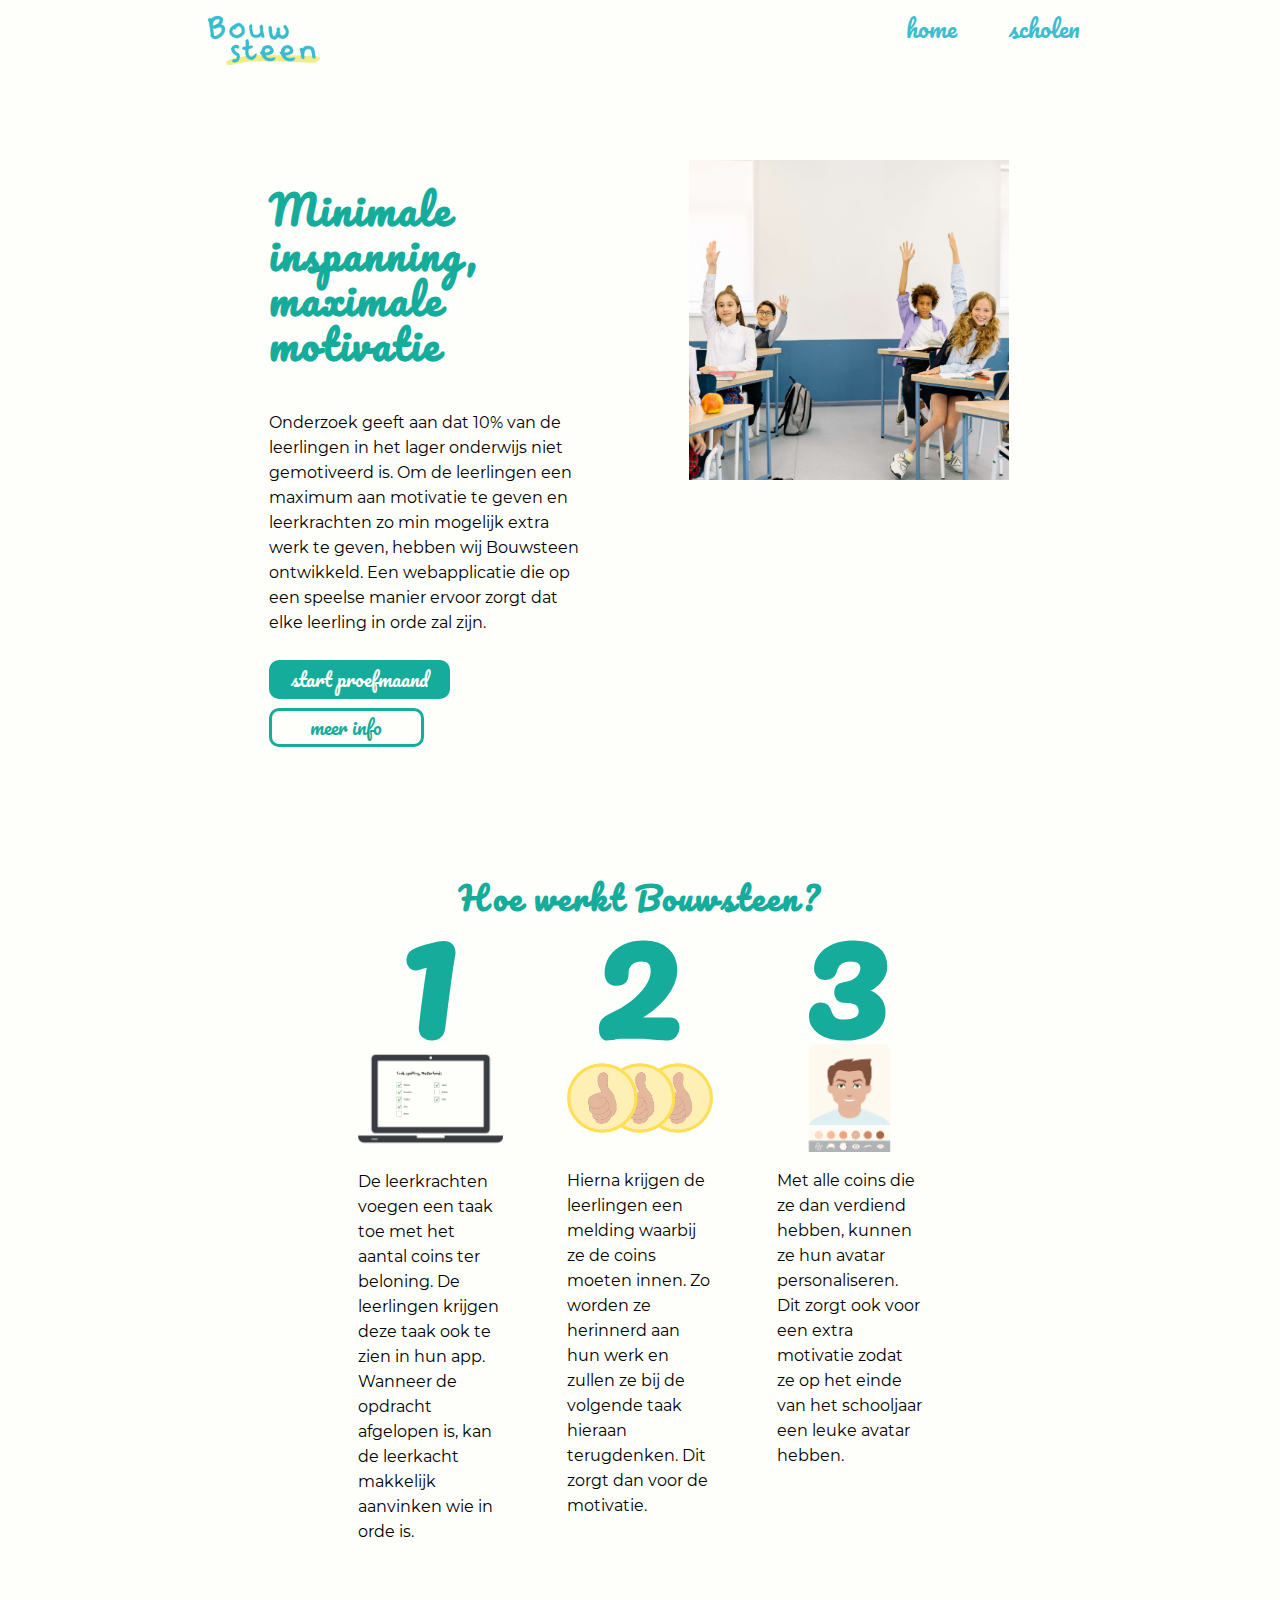
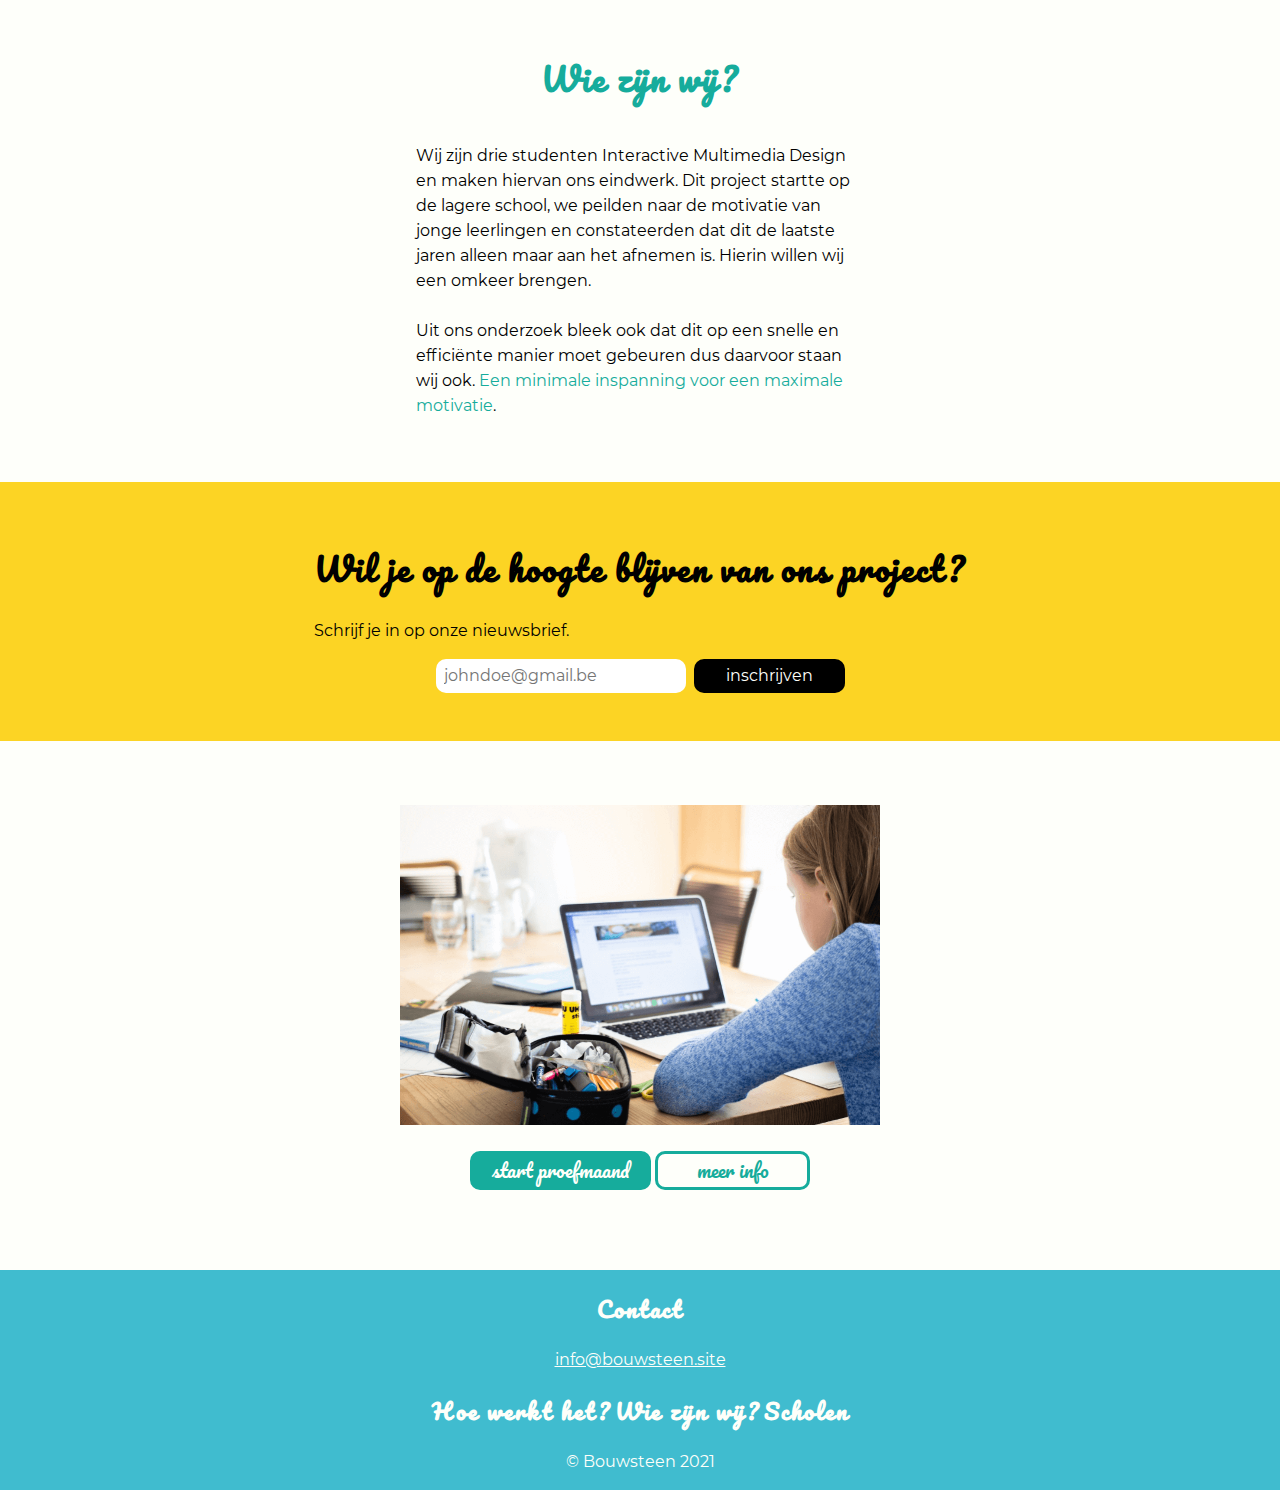
<file: index.html>
<!DOCTYPE html>
<html lang="nl">

<head>
    <meta charset="UTF-8">
    <meta http-equiv="X-UA-Compatible" content="IE=edge">
    <meta name="viewport" content="width=device-width, initial-scale=1.0">
    <link rel="stylesheet" href="normalize.css">
    <link rel="stylesheet" href="index.css">
    <title>Bouwsteen</title>

    <meta name="description" content="Motiveer je leerlingen op een speelse manier zonder je leerkrachten met extra werk te belasten. Een platform dat vlot in gebruik is. Probeer nu één maand gratis!">

    <meta property="og:url" content="https://www.bouwsteen.site" />
    <meta property="og:type" content="website" />
    <meta property="og:locale" content="nl_be" />
    <meta property="og:title" content="Minimale inspanning, maximale motivatie." />
    <meta property="og:description" content="Motiveer je leerlingen op een speelse manier zonder je leerkrachten met extra werk te belasten. Een platform dat vlot in gebruik is. Probeer nu één maand gratis!" />
    <meta property="og:image" content="https://www.bouwsteen.site/images/OGTagImage1.png" />

    <meta name="twitter:card" content="summary_large_image" />
    <meta name="twitter:title" content="Minimale inspanning, maximale motivatie." />
    <meta name="twitter:description" content="Motiveer je leerlingen op een speelse manier zonder je leerkrachten met extra werk te belasten. Een platform dat vlot in gebruik is. Probeer nu één maand gratis!" />
    <meta name="twitter:image" content="https://www.bouwsteen.site/images/OGTagImage1.png" />

    <link rel="icon" type="image/x-icon" href="/images/Final-logo_Bouwsteen.png">
    <!-- Google Tag Manager -->
    <script>(function(w,d,s,l,i){w[l]=w[l]||[];w[l].push({'gtm.start':
    new Date().getTime(),event:'gtm.js'});var f=d.getElementsByTagName(s)[0],
    j=d.createElement(s),dl=l!='dataLayer'?'&l='+l:'';j.async=true;j.src=
    'https://www.googletagmanager.com/gtm.js?id='+i+dl;f.parentNode.insertBefore(j,f);
    })(window,document,'script','dataLayer','GTM-MQB3878');</script>
    <!-- End Google Tag Manager -->
    <!-- Hotjar Tracking Code for https://www.bouwsteen.site/ -->
    <script>
    (function(h,o,t,j,a,r){
        h.hj=h.hj||function(){(h.hj.q=h.hj.q||[]).push(arguments)};
        h._hjSettings={hjid:2763871,hjsv:6};
        a=o.getElementsByTagName('head')[0];
        r=o.createElement('script');r.async=1;
        r.src=t+h._hjSettings.hjid+j+h._hjSettings.hjsv;
        a.appendChild(r);
    })(window,document,'https://static.hotjar.com/c/hotjar-','.js?sv=');
    </script>
</head>

<body>
    <!-- Google Tag Manager (noscript) -->
    <noscript><iframe src="https://www.googletagmanager.com/ns.html?id=GTM-MQB3878"
    height="0" width="0" style="display:none;visibility:hidden"></iframe></noscript>
    <!-- End Google Tag Manager (noscript) -->
    <nav>
        <div class="small">
        <a href="/">
            <img src="images/Final-logo_Bouwsteen.png" alt="logo Bouwsteen">
        </a>
        <div class="fullnav">
            <a href="/">home</a>
            <a href="scholen">scholen</a>
        </div>
        <div class="mobilenav closed">
            <div class="div1"></div>
            <div class="div2"></div>
            <div class="div3"></div>
        </div>
        <div class="mobilenav opened">
            <a href="/#hoewerkthet">Hoe werkt het?</a>
            <a href="/#wiezijnwij">Wie zijn wij?</a>
            <a href="scholen">scholen</a>
        </div>
        </div>
    </nav>

    <div class="small">
    <div class="intro">
        <div>
            <h1>Minimale inspanning, maximale motivatie</h1>
            <p>Onderzoek geeft aan dat 10% van de leerlingen in het lager onderwijs niet gemotiveerd is. Om de leerlingen
                een maximum aan motivatie te geven en leerkrachten zo min mogelijk extra werk te geven, hebben wij Bouwsteen
                ontwikkeld. Een webapplicatie die op een speelse manier ervoor zorgt dat elke leerling in orde zal zijn.</p>
            <a href="scholen#start">start proefmaand</a>
            <a href="scholen">meer info</a>
        </div>
        <div>
            <img src="images/foto1.jpg" alt="kinderen in het lager onderwijs die gemotiveerd hun hand op steken">
        </div>
    </div>
    <h2>Hoe werkt Bouwsteen?</h2>

    <div class="hoewerkthet small" id="hoewerkthet">
        <div>
            <h3>1</h3>
            <img src="images/Final-checks-invullen.png"
                alt="computer waar leerkracht kan aanvinken welke leerlingen in orde zijn">
            <p>De leerkrachten voegen een taak toe met het aantal coins ter beloning. De leerlingen krijgen deze taak ook te zien in hun app. Wanneer de opdracht afgelopen is, kan de leerkacht makkelijk aanvinken wie in orde is.</p>
        </div>

        <div>
            <h3>2</h3>
            <img src="images/Final-munten.png" alt="de munten die de leerlingen verdienen">
            <p>Hierna krijgen de leerlingen een melding waarbij ze de coins moeten innen. Zo worden ze herinnerd aan hun werk en zullen ze bij de volgende taak hieraan terugdenken. Dit zorgt dan voor de motivatie.</p>
        </div>

        <div>
            <h3>3</h3>
            <img src="images/Final-avatar-aanpassen.png" alt="een avatar die je kan personaliseren">
            <p>Met alle coins die ze dan verdiend hebben, kunnen ze hun avatar personaliseren. Dit zorgt ook voor een extra motivatie zodat ze op het einde van het schooljaar een leuke avatar hebben.</p>
        </div>
    </div>

    <div class="wiezijnwij" id="wiezijnwij">
        <h2>Wie zijn wij?</h2>
        <p>Wij zijn drie studenten Interactive Multimedia Design en maken hiervan ons eindwerk. Dit project startte op
            de lagere school, we peilden naar de motivatie van jonge leerlingen en constateerden dat dit de laatste
            jaren alleen maar aan het afnemen is. Hierin willen wij een omkeer brengen.

            <br><br>Uit ons onderzoek bleek ook dat dit op een snelle en efficiënte manier moet gebeuren dus daarvoor
            staan wij ook. <span>Een minimale inspanning voor een maximale motivatie</span>.</p>
    </div>
    </div>

    <div class="nieuwsbrief">
        <div>
        <h2>Wil je op de hoogte blijven van ons project?</h2>
        <p>Schrijf je in op onze nieuwsbrief.</p>

        <div id="mc_embed_signup">
            <form
                action="https://ellenhiel.us5.list-manage.com/subscribe/post?u=a64841434396c36905e8532ae&amp;id=493bad99f2"
                method="post" id="mc-embedded-subscribe-form" name="mc-embedded-subscribe-form" class="validate"
                target="_blank" novalidate>
                <div id="mc_embed_signup_scroll">

                    <div class="mc-field-group">
                        <input type="email" value="" placeholder="johndoe@gmail.be" name="EMAIL" class="required email"
                            id="mce-EMAIL">
                    </div>
                    <div id="mce-responses" class="clear foot">
                        <div class="response" id="mce-error-response" style="display:none"></div>
                        <div class="response" id="mce-success-response" style="display:none"></div>
                    </div>
                    <!-- real people should not fill this in and expect good things - do not remove this or risk form bot signups-->
                    <div style="position: absolute; left: -5000px;" aria-hidden="true"><input type="text"
                            name="b_a64841434396c36905e8532ae_493bad99f2" tabindex="-1" value=""></div>
                    <div class="optionalParent">
                        <div class="clear foot">
                            <input type="submit" value="inschrijven" name="inschrijven" id="mc-embedded-subscribe"
                                class="button">
                        </div>
                    </div>
                </div>
            </form>
        </div>
        <script type='text/javascript' src='//s3.amazonaws.com/downloads.mailchimp.com/js/mc-validate.js'></script>
        <script type='text/javascript'>
            (function ($) {
                window.fnames = new Array();
                window.ftypes = new Array();
                fnames[0] = 'EMAIL';
                ftypes[0] = 'email';
                fnames[1] = 'FNAME';
                ftypes[1] = 'text';
                fnames[2] = 'LNAME';
                ftypes[2] = 'text';
                fnames[3] = 'ADDRESS';
                ftypes[3] = 'address';
                fnames[4] = 'PHONE';
                ftypes[4] = 'phone';
                fnames[5] = 'BIRTHDAY';
                ftypes[5] = 'birthday';
            }(jQuery));
            var $mcj = jQuery.noConflict(true);
        </script>
        </div>
    </div>

    <div class="info">
        <img src="images/foto2.png" alt="foto van kind achter laptop">
        <div>
            <a href="scholen#start">start proefmaand</a>
            <a href="scholen">meer info</a>
        </div>
    </div>

    <footer>
        <div>
            <h3>Contact</h3>
            <p><a href="mailto:someone@example.com">info@bouwsteen.site</a></p>
        
        <h3>Hoe werkt het?</h3>
        <h3>Wie zijn wij?</h3>
        <h3>Scholen</h3>
        <p>© Bouwsteen 2021</p>
    </div>
    </footer>

    <script src="js/nav.js"></script>
</body>

</html>
</file>
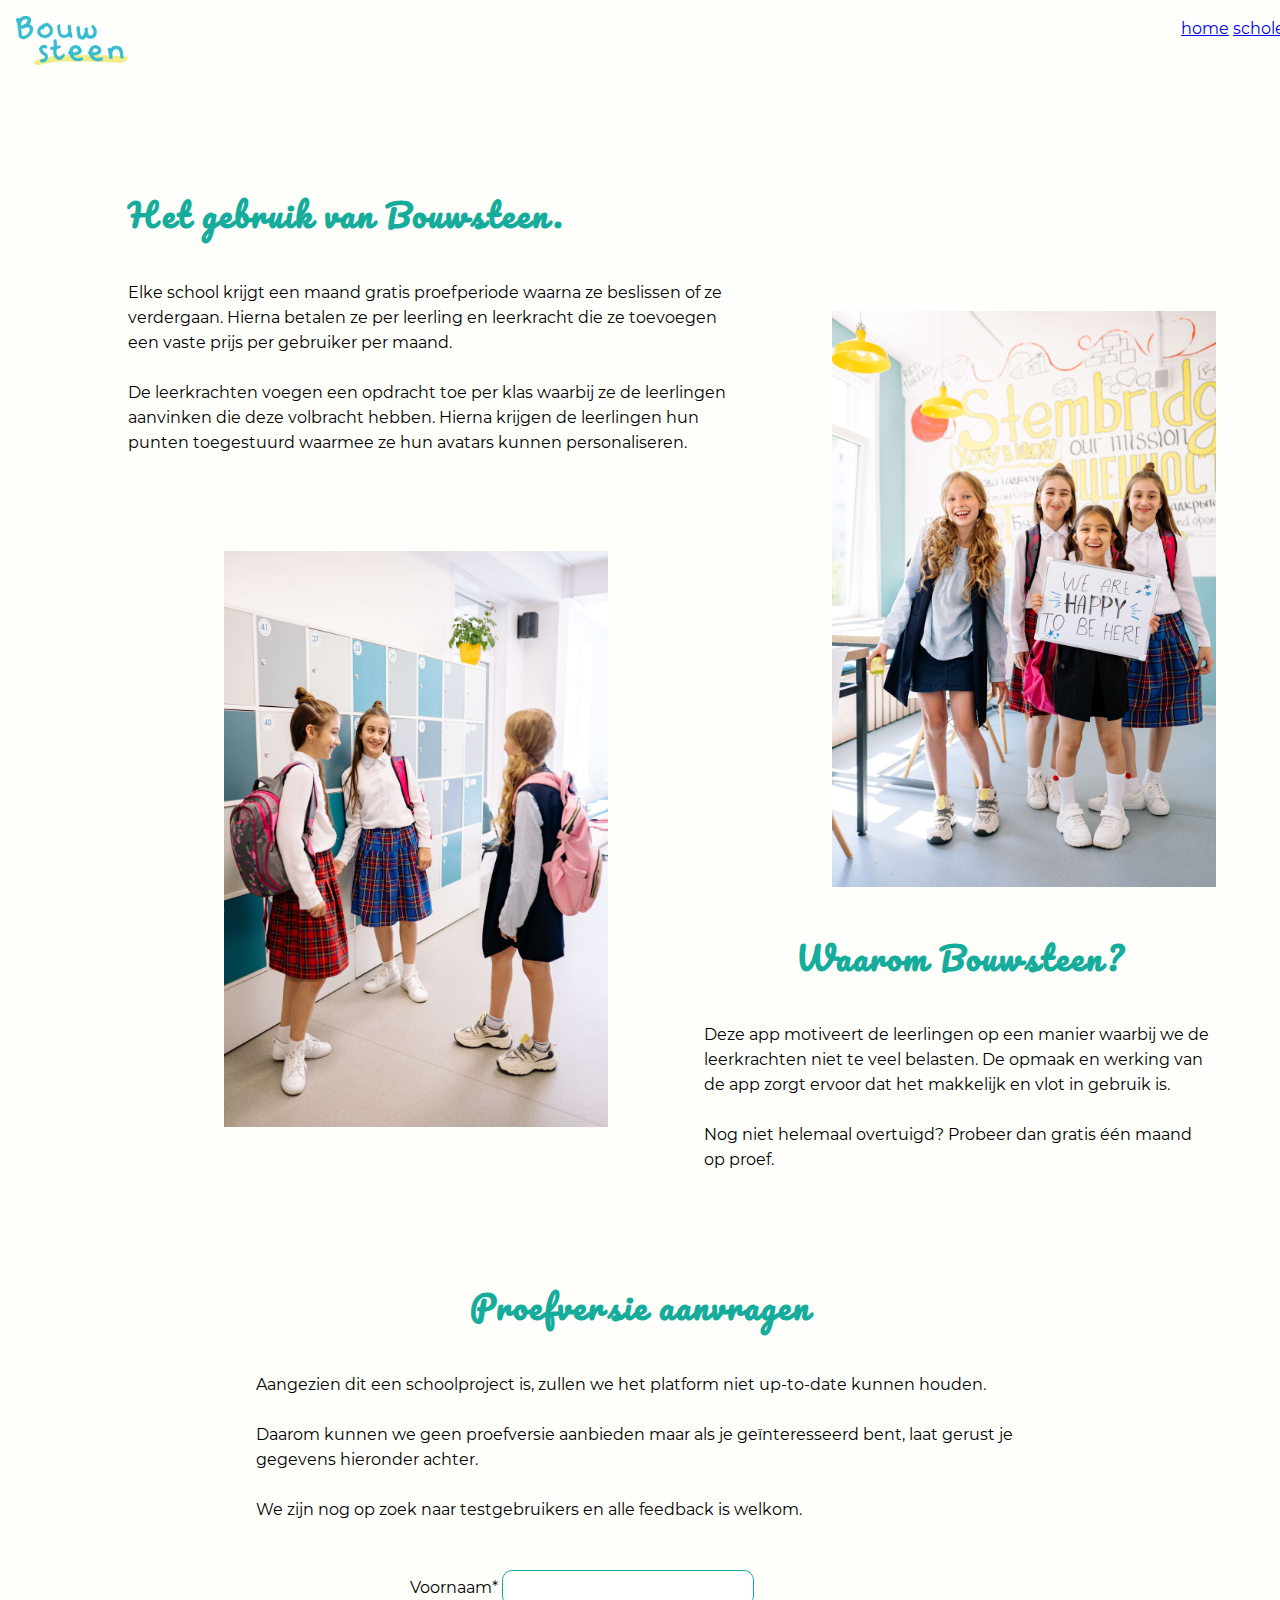
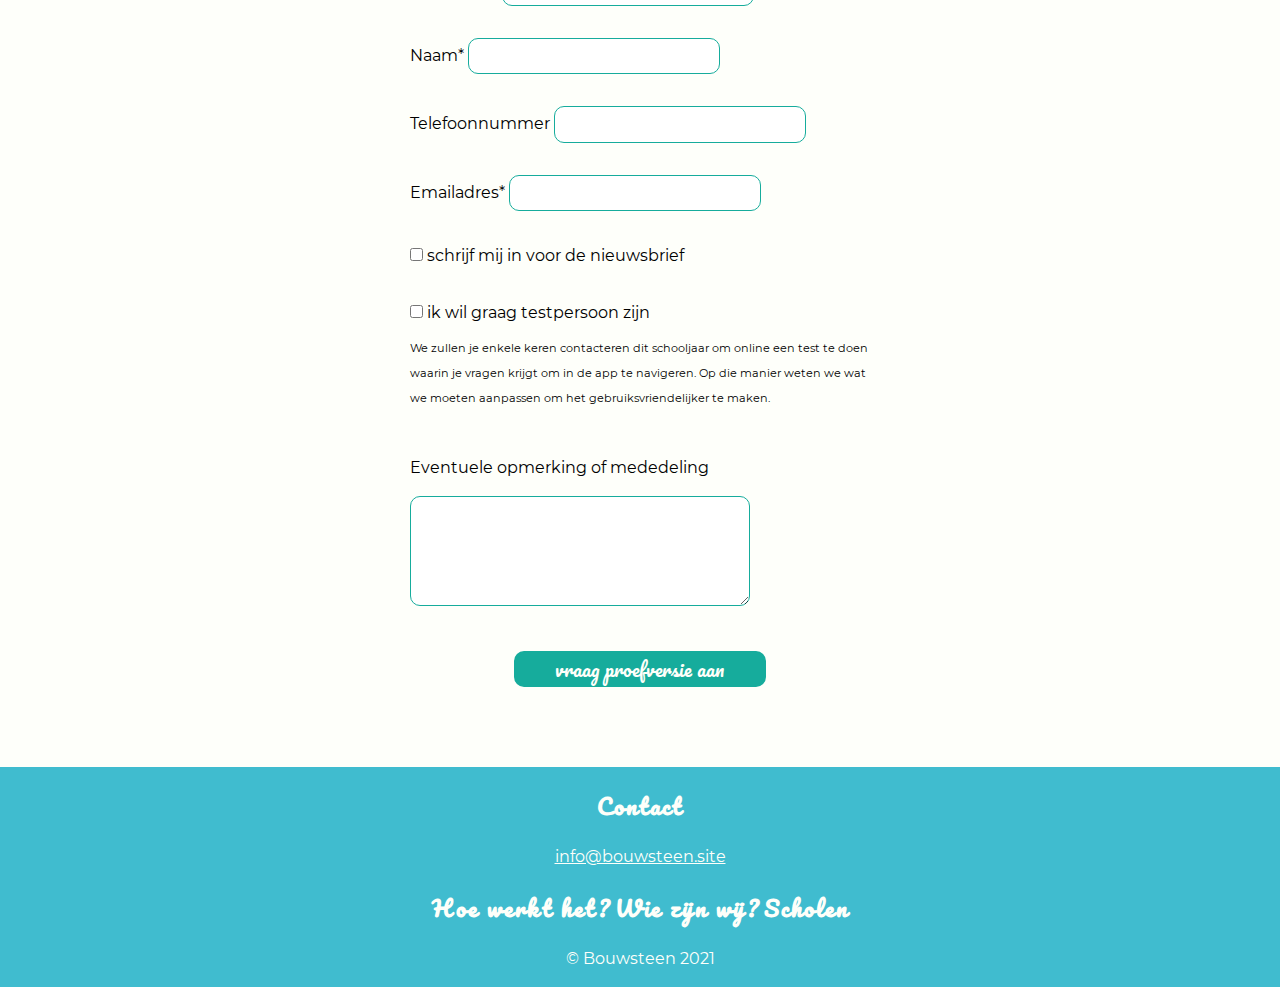
<file: scholen.html>
<!DOCTYPE html>
<html lang="nl">

<head>
    <meta charset="UTF-8">
    <meta http-equiv="X-UA-Compatible" content="IE=edge">
    <meta name="viewport" content="width=device-width, initial-scale=1.0">
    <link rel="stylesheet" href="normalize.css">
    <link rel="stylesheet" href="index.css">
    <title>Bouwsteen</title>
    <link rel="icon" type="image/x-icon" href="/images/Final-logo_Bouwsteen.png">
</head>

<body>
    <nav>
        <a href="index.html"><img src="/images/Final-logo_Bouwsteen.png" alt="logo Bouwsteen"></a>
        <div class="fullnav">
            <a href="index.html">home</a>
            <a href="scholen.html">scholen</a>
        </div>
        <div class="mobilenav closed">
            <div class="div1"></div>
            <div class="div2"></div>
            <div class="div3"></div>
        </div>
        <div class="mobilenav opened">
            <a href="index.html#hoewerkthet">Hoe werkt het?</a>
            <a href="index.html#wiezijnwij">Wie zijn wij?</a>
            <a href="scholen.html">scholen</a>
        </div>
    </nav>

    <div class="gebruik">
        <h2>Het gebruik van Bouwsteen.</h2>
        <div>
            <p>Elke school krijgt een maand gratis proefperiode waarna ze beslissen of ze verdergaan. Hierna betalen ze
                per leerling en leerkracht die ze toevoegen een vaste prijs per gebruiker per maand.
                <br><br>De leerkrachten voegen een opdracht toe per klas waarbij ze de leerlingen aanvinken die deze
                volbracht hebben. Hierna krijgen de leerlingen hun punten toegestuurd waarmee ze hun avatars kunnen
                personaliseren. </p>
        </div>
    </div>

    <img class="firstimg" src="/images/foto3.jpg" alt="gemotiveerde kinderen op school">
    <img class="secondimg" src="/images/foto4.jpg" alt="gemotiveerde kinderen">

    <div class="waarom">
        <h2>Waarom Bouwsteen?</h2>
        <p>Deze app motiveert de leerlingen op een manier waarbij we de leerkrachten niet te veel belasten. De opmaak en
            werking van de app zorgt ervoor dat het makkelijk en vlot in gebruik is.
            <br><br>Nog niet helemaal overtuigd? Probeer dan gratis één maand op proef.</p>
    </div>

    <div class="proefversie">
        <h2>Proefversie aanvragen</h2>
        <p>Aangezien dit een schoolproject is, zullen we het platform niet up-to-date kunnen houden.
            <br><br>Daarom kunnen we geen proefversie aanbieden maar als je geïnteresseerd bent, laat gerust je gegevens
            hieronder achter.
            <br><br>We zijn nog op zoek naar testgebruikers en alle feedback is welkom.</p>
        <form action="#">
            <div class="firstname">
                <label for="firstname">Voornaam*</label>
                <input type="text" name="firstname">
            </div>

            <div class="lastname">
                <label for="lastname">Naam*</label>
                <input type="text" name="lastname">
            </div>

            <div class="phone">
                <label for="phone">Telefoonnummer</label>
                <input type="tel" name="phone">
            </div>

            <div class="email">
                <label for="email">Emailadres*</label>
                <input type="email" name="email">
            </div>

            <br>

            <div class="checkbox">
                <input type="checkbox" class="checkbox">
                <label for="checkbox">schrijf mij in voor de nieuwsbrief</label>
            </div>

            <div class="checkbox">
                <input type="checkbox" class="checkbox">
                <label for="checkbox">ik wil graag testpersoon zijn</label>
                <p>We zullen je enkele keren contacteren dit schooljaar om online een test te doen waarin je vragen krijgt
                    om in de app te navigeren. Op die manier weten we wat we moeten aanpassen om het gebruiksvriendelijker
                    te maken.</p>
            </div>
            
            <div class="extra">
                <label for="extra">Eventuele opmerking of mededeling</label>
                <textarea name="extra" id="extra" cols="30" rows="5"></textarea>
            </div>

            <br>
            
            <button type="submit">vraag proefversie aan</button>

        </form>
    </div>

    <footer>
        <div>
            <h3>Contact</h3>
            <p><a href="mailto:someone@example.com">info@bouwsteen.site</a></p>

            <h3>Hoe werkt het?</h3>
            <h3>Wie zijn wij?</h3>
            <h3>Scholen</h3>
            <p>© Bouwsteen 2021</p>
        </div>
    </footer>

    <script src="js/nav.js"></script>
</body>

</html>
</file>
<file: index.css>
@font-face {
    font-family: Pacifico;
    src: url(Pacifico-Regular.ttf);
}

@font-face {
    font-family: Montserrat;
    src: url(Montserrat-Regular.ttf);
}

body {
    font-family: Montserrat, Arial, Helvetica, sans-serif;
    background-color: #fefffa;
    line-height: 25px;
}

h1, h2, h3 {
    font-family: Pacifico, Arial, Helvetica, sans-serif;
    letter-spacing: 2px;
    color: #16AC9C;
    display: inline-block;
    line-height: 45px;
}

.small {
    display: block;
    margin: 0 auto;
    width: 80%;
}

h1 {
    font-size: 2.5em;
}

h2 {
    font-size: 2em;
    margin-top: 3em;
    text-align: center;
    width: 100%;
}

h3 {
    display: inline;
}

nav {
    background-color: #fefffa;
    position: fixed;
    top: 0;
    width: 100%;
    padding: 1em;
    text-align: right;
}

nav div div a {
    font-family: Pacifico, Arial, Helvetica, sans-serif;
    text-decoration: none;
    font-size: 1.5em;
    padding: 0.2em 1em 0.2em 1em;
    color: #40BCCF;
}

nav div div a:hover {
    color: #7dcfdb;
}

nav a img {
    width: 7em;
    float: left;
}

.mobilenav {
    display: none;
}

img {
    width: 20em;
}

.intro {
    margin-top: 8em;
    width: 90%;
    margin-left: auto;
    margin-right: auto;
}

.intro div a, .info a, button {
    text-decoration: none;
    border: 3px solid #16AC9C;
    border-radius: 10px;
    padding: 0.2em 2em 0.2em 2em;
    font-family: Pacifico, Arial, Helvetica, sans-serif;
    font-size: 1.2em;
    color: #16AC9C;
    display: inline-block;
    margin-top: 0.5em;
}

.intro div a:last-of-type:hover, .info a:last-of-type:hover {
    background-color: #16AC9C;
    color: #fefffa;
}

.intro div a:first-of-type, button, .info a:first-of-type {
    background-color: #16AC9C;
    color: #fefffa;
    padding: 0.2em 1em 0.2em 1em;
}

.intro div a:first-of-type:hover, .info a:first-of-type:hover {
    background-color: #fefffa;
    color: #16AC9C;
}

.intro div {
    margin: 2em;
    width: 40%;
}

.intro div:first-of-type {
    float: left;
}

.intro div:last-of-type {
    float: right;
}

.hoewerkthet {
    display: table;
    table-layout: fixed;
}

.hoewerkthet div {
    padding-left: 2em;
    padding-right: 2em;
    display: table-cell;
    text-align: center;
}

.hoewerkthet div p:last-of-type {
    text-align: left;
}

.hoewerkthet div img {
    width: 100%;
    height: 100%;
    max-width: 15em;
    display: block;
    margin: 0 auto;
}

.hoewerkthet div h3 {
    font-size: 10em;
    width: max-content;
}

.wiezijnwij {
    margin: auto;
    margin-bottom: 4em;
    width: 50%;
}

.wiezijnwij span {
    color: #16AC9C;
}

.nieuwsbrief {
    background-color: #FCD424;
}

.nieuwsbrief h2, .nieuwsbrief p {
    color: black;
    margin-top: 0.5em;
    padding-top: 1.5em;
    text-align: left;
}

.nieuwsbrief div {
    margin: auto;
    width: max-content;
}

.nieuwsbrief p {
    margin-top: -1.5em;
}

.nieuwsbrief div form input {
    border: none;
    border-radius: 10px;
    padding: 0.5em;
}

.nieuwsbrief div form div {
    display: inline-block;
    padding-bottom: 1em;
}

.nieuwsbrief div form .button {
    border: none;
    border-radius: 10px;
    padding: 0.5em 2em 0.5em 2em;
    background-color: black;
    color: #fefffa;
}

.opened {
    display: none;
}

.info div {
    display: block;
    margin: 1em auto 0 auto;
    width: max-content;    
}

.info img {
  display: block;
  margin: 4em auto 0 auto;
  width: 30em;
}

footer {
    background-color: #40BCCF;
    margin-top: 5em;
    padding: 1em;
    color: #fefffa;
}

footer div p:last-of-type {
    text-align: center;
    margin: 1em auto 0 auto;
    width: 100%;
}

footer h3 {
    font-size: 1.4em;
    color: #fefffa;
}

footer p a {
    color: #fefffa;
}

footer div {
    width: 50%;
    display: block;
    margin: 0 auto 0 auto;  
    text-align: center; 
}

/*scholen*/

.gebruik {
    width: 80%;
    display: block;
    margin: 0 auto 0 auto;  
}

.gebruik h2 {
    text-align: left;
    margin-top: 6em;
}

.gebruik div {
    width: 60%;
}

.firstimg {
    float: right;
    margin-right: 4em;
    width: 30%;
    margin-top: -10em;
}

.secondimg {
    width: 30%;
    display: block;
    margin: 6em auto 0 auto;  
}

.waarom {
    float: right;
    margin-right: 4em;
    width: 40%;
    margin-top: -18em;
}

.proefversie {
    width: 60%;
    display: block;
    margin: 0 auto 0 auto;  
}

.proefversie form {
    width: 60%;
    display: block;
    margin: 0 auto 0 auto;  
}

.proefversie input, .proefversie textarea {
    border: 1px solid #16AC9C;
    border-radius: 10px;
    padding: 0.5em;
}

.proefversie form div {
    display: inline-block;
    margin-top: 2em;
}

.proefversie form .phone {
    display: block;
}

.proefversie form .checkbox p {
    font-size: 0.7em;
}

.proefversie form .extra textarea {
    display: block;
    margin-top: 1em;
}

button {
    padding-right: 2em;
    padding-left: 2em;
    display: block;
    margin: 2em auto 0 auto;
    cursor: pointer;
}

@media (min-width:1200px) {
    .small {
        width: 70%;
    }
}

@media (max-width:800px) {
    .small {
        width: 100%;
    }

    .nieuwsbrief {
        margin: 0;
    }

    nav div div a:last-of-type {
        margin-right: 2em;
    }
    
    nav a img {
        margin-left: 2em;
    }
}

@media (max-width:750px) {
    .intro div:first-of-type, .intro div:last-of-type {
        float: none;
        display: block;
        width: 80%;
        margin: auto;
    }

    .intro div img {
        margin-top: 3em;
        width: 100%;
    }

    .hoewerkthet div {
        width: 80%;
        display: block;
        margin: 2em 2em -1em 2em;
        text-align: left;
    }

    .hoewerkthet img {
        float: right;
        padding-top: 2em;
    }

    .hoewerkthet p {
        clear: right;
        display: inline-block;
    }

    .wiezijnwij {
        width: 80%;
    }

    .nieuwsbrief div {
        width: 80%;
    }

    .nieuwsbrief #mc_embed_signup {
        width: 100%;
    }

    .nieuwsbrief #mc_embed_signup:nth-child(3) {
        margin-top: 3em;
    }

    .fullnav {
        display: none;
    }

    .mobilenav {
        display: block;
        margin-right: 2em;
    }

    .closed div {
        float: right;
        clear: right;
        background-color: #40BCCF;
        width: 30px;
        height: 4px;
        border-radius: 10px;
        margin: 5px 3em 0 0;
        cursor: pointer;
    }

    .opened {
        display: none;
        background-color: #fefffa;
        width: 100vw;
        margin-top: -1em;
        margin-left: -1em;
        height: 200vw;
    }

    .opened a {
        display: block;
        text-align: center;
        width: 100%;
        padding: 0;
        margin-top: 1em;
        font-size: 2.5em;
    }

    .opened a:first-of-type {
        margin: 16px 0 1em 0;
        padding: 4em 0 0 0;
    }
    
    .info img {
        width: 60%;
    }

    .info div a {
        display: block;
        margin: 1em auto 0 auto;
        width: max-content;
    }

    /*scholen*/

    .gebruik div {
        width: 100%;
    }
    
    .firstimg {
        margin-top: 2em;
    }
    
    .waarom {
        float: none;
        display: block;
        margin: auto;
        width: 80%;
        margin-top: 0;
    }

    .proefversie {
        width: 80%;
    }

    .proefversie form{
        width: 100%;
    }

    .proefversie form div input {
        margin-top: 1em;
    }
}
</file>
